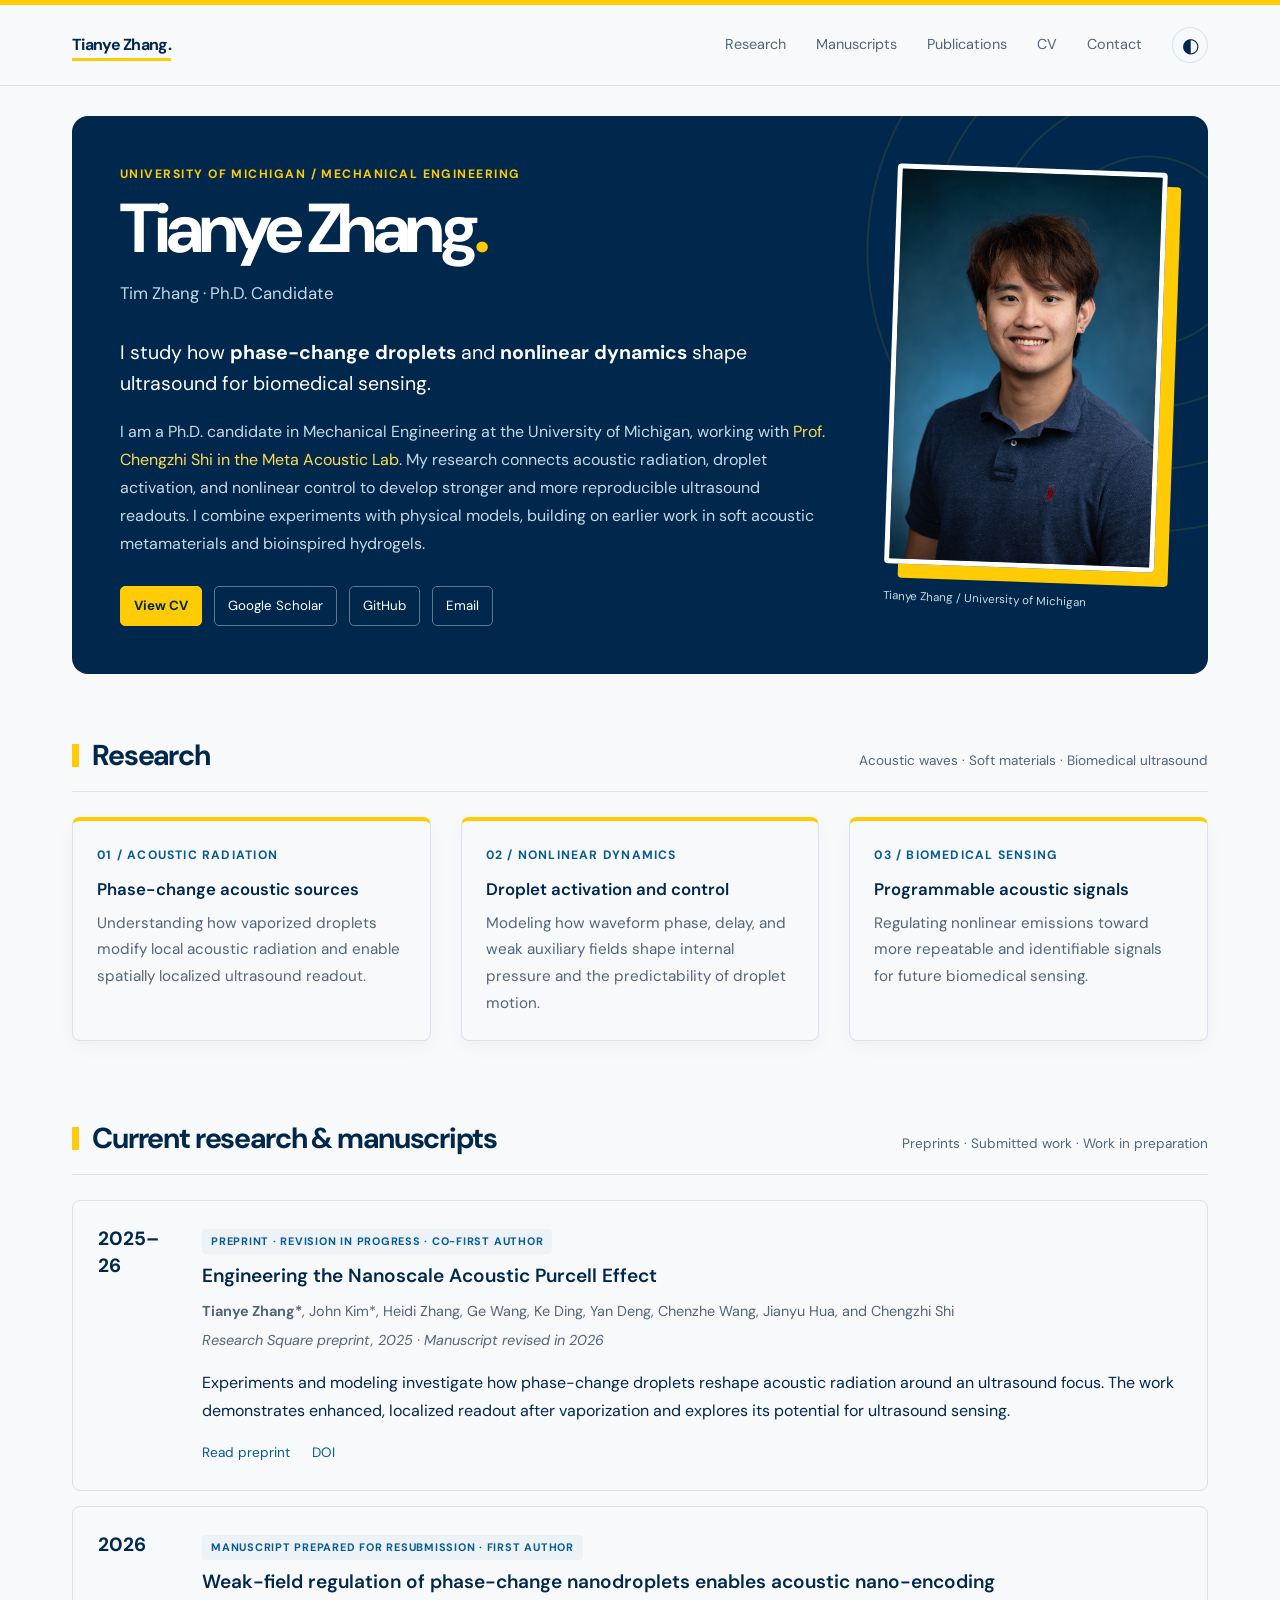
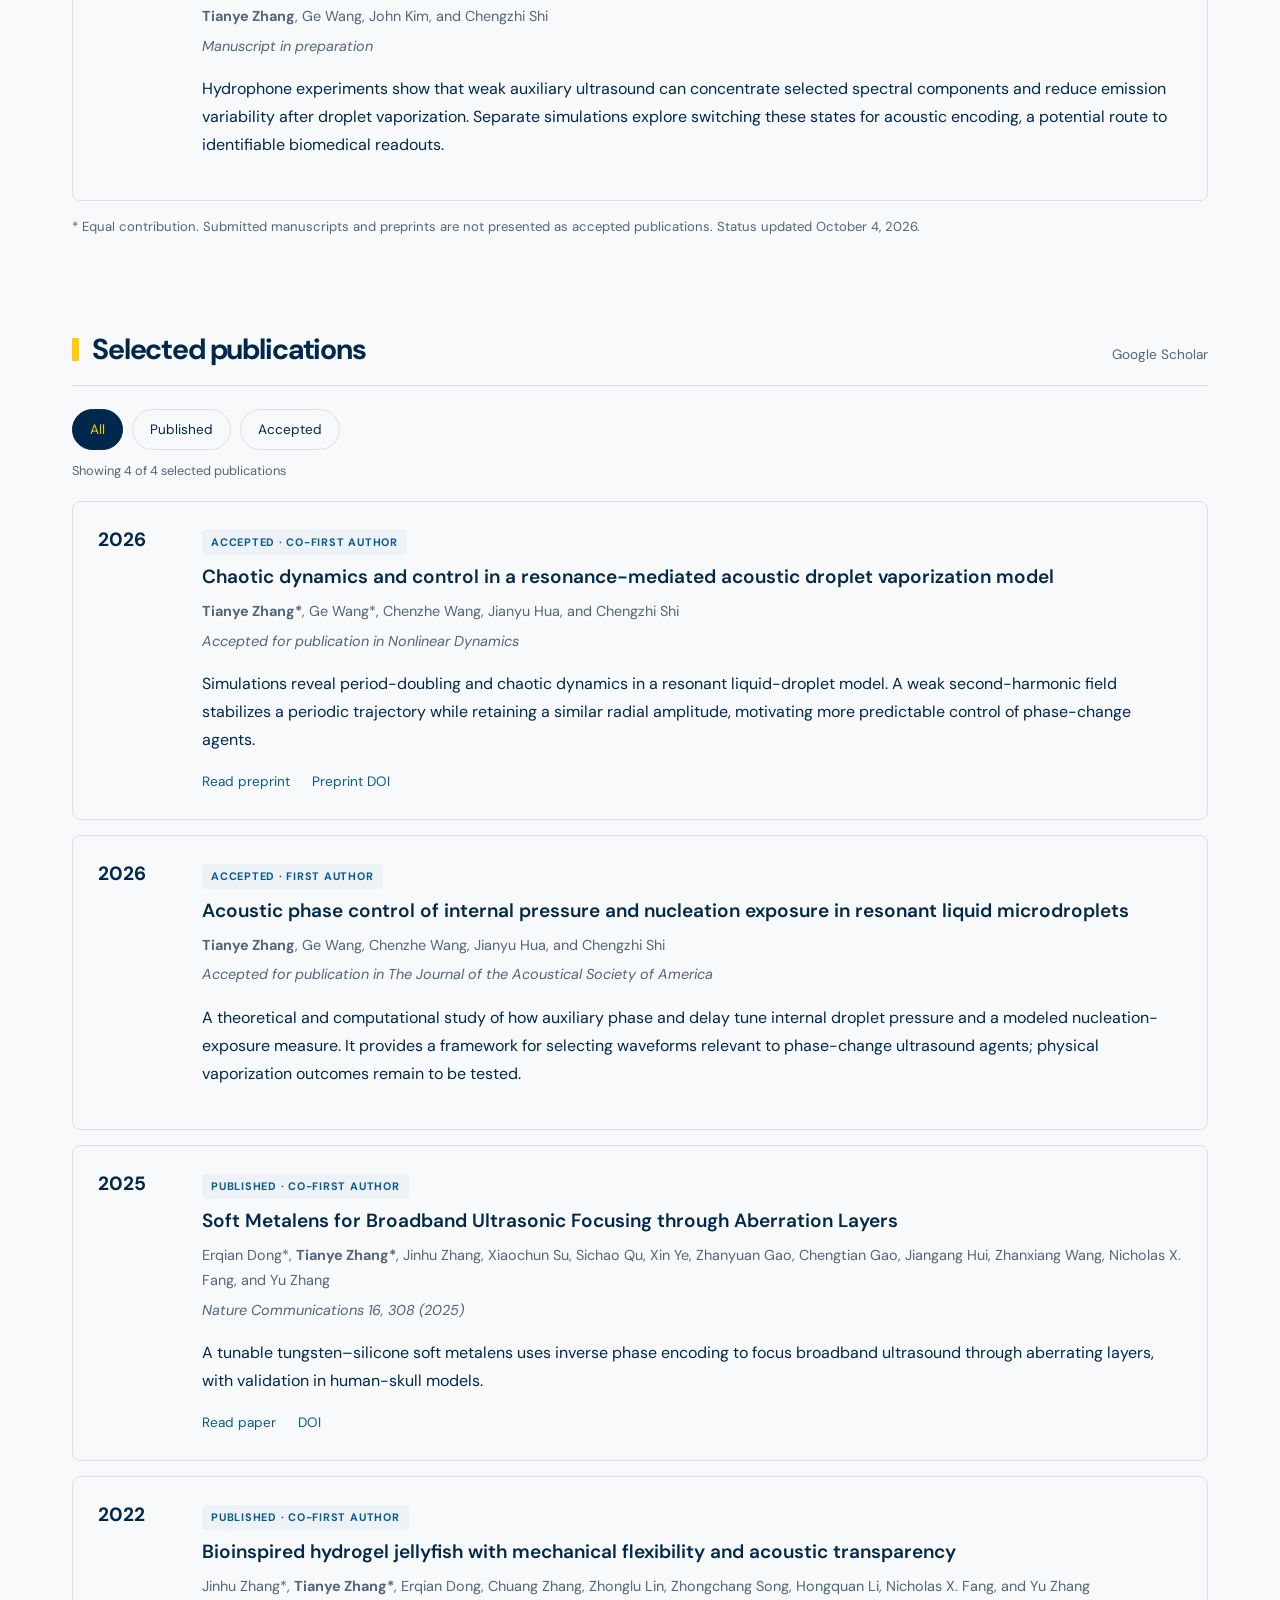
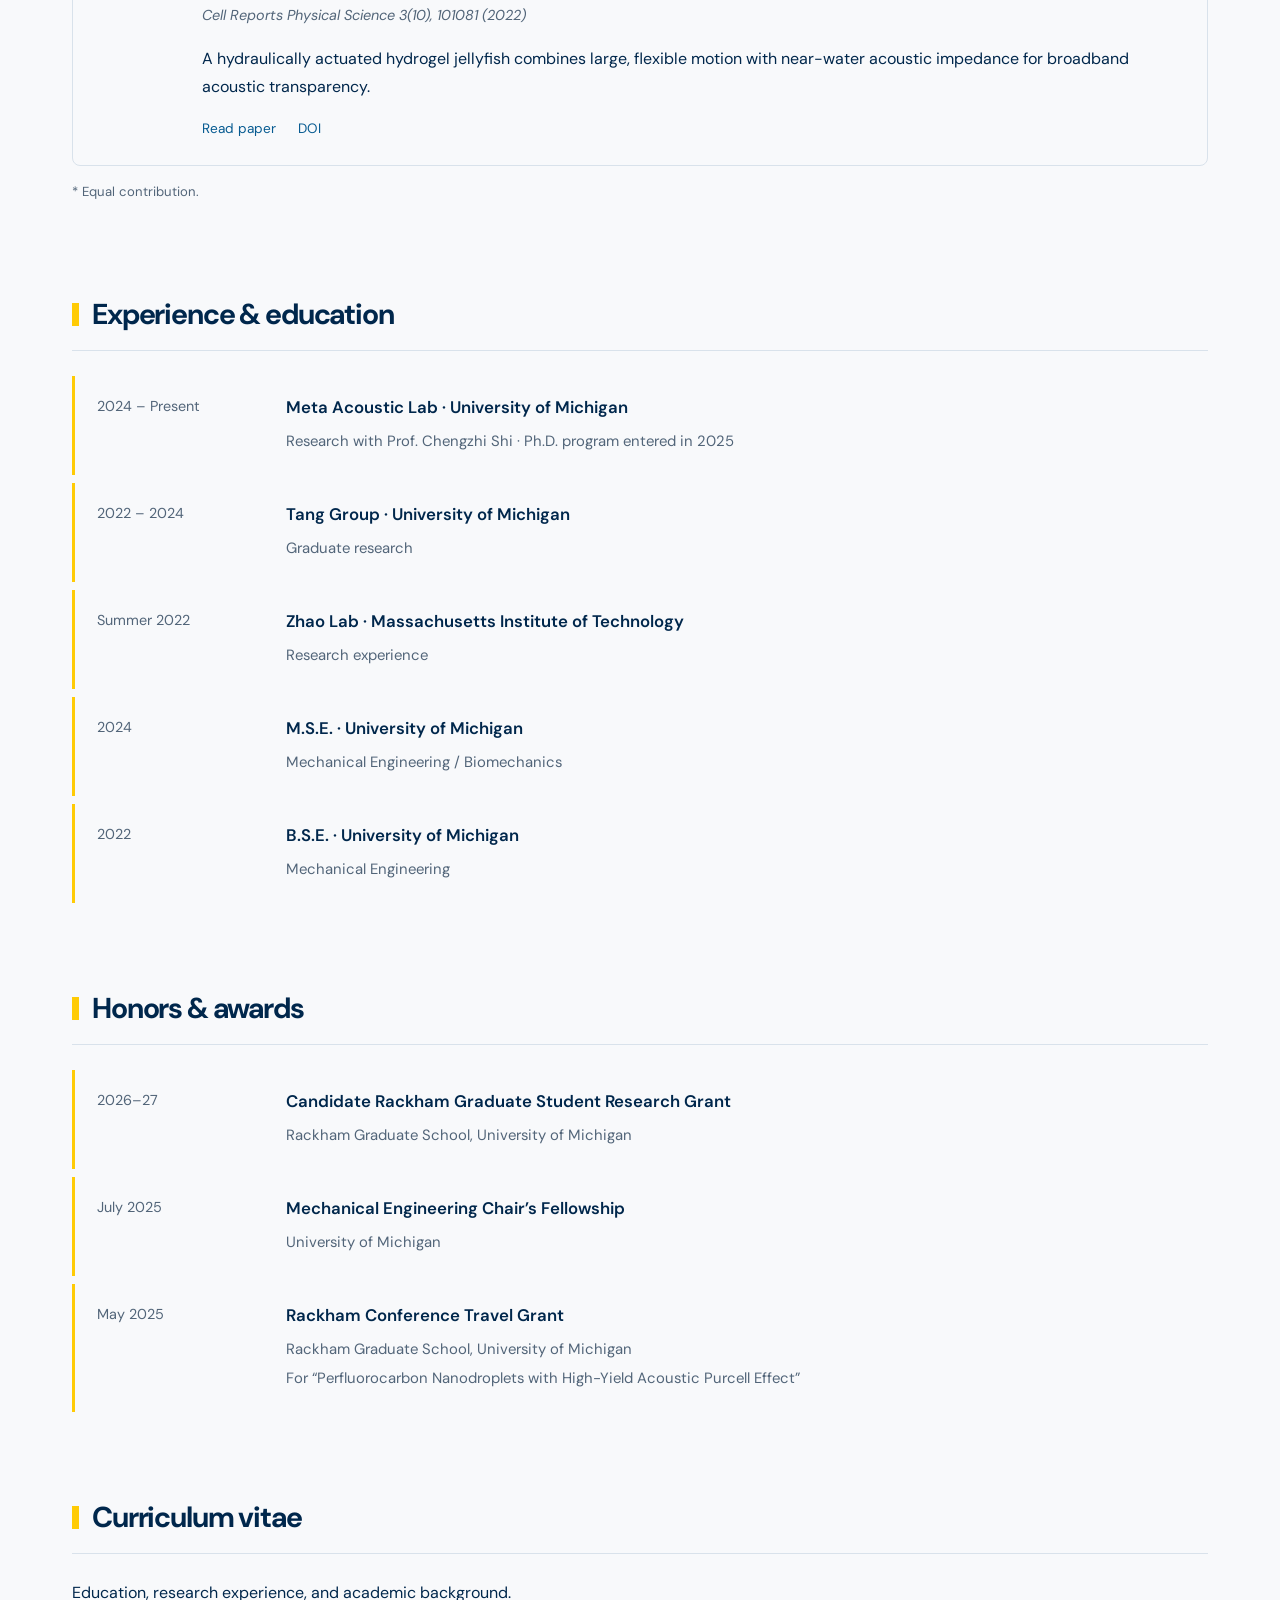
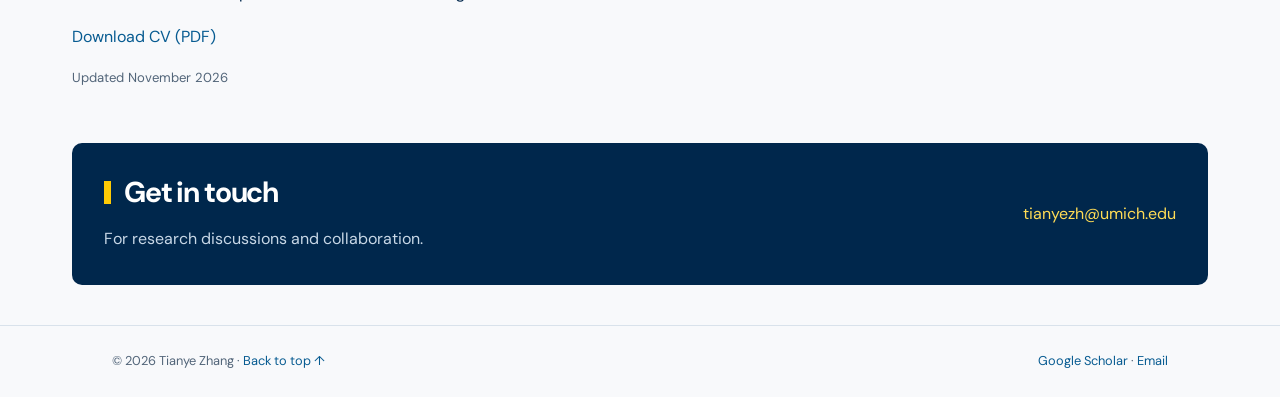
<file: index.html>
<!doctype html>
<html lang="en"><head><meta charset="utf-8"><meta name="viewport" content="width=device-width, initial-scale=1"><meta name="description" content="Tianye (Tim) Zhang — research in acoustic metamaterials, soft materials, and biomedical ultrasound at the University of Michigan."><title>Tianye Zhang · Acoustics & Ultrasound</title><link rel="icon" type="image/svg+xml" href="data:image/svg+xml,%3Csvg xmlns='http://www.w3.org/2000/svg' viewBox='0 0 64 64'%3E%3Crect width='64' height='64' rx='10' fill='%23172331'/%3E%3Ctext x='9' y='44' font-family='Georgia' font-size='34' fill='white'%3ETZ%3C/text%3E%3C/svg%3E"><link rel="stylesheet" href="style.css?v=20261117"><script src="main.js?v=20261117" defer></script></head>
<body><a class="skip" href="#main">Skip to content</a><header><nav class="nav" aria-label="Main navigation"><a class="brand" href="#about">Tianye Zhang.</a><a href="#research">Research</a><a href="#manuscripts">Manuscripts</a><a class="publications-nav" href="#publications">Publications</a><a href="#cv">CV</a><a class="contact-nav" href="#contact">Contact</a><button class="theme" type="button" aria-label="Switch to dark theme" aria-pressed="false">◐</button></nav><div class="scroll-progress" aria-hidden="true"></div></header>
<main id="main"><section class="intro" id="about"><div><p class="eyebrow">University of Michigan / Mechanical Engineering</p><h1>Tianye Zhang<span>.</span></h1><p class="role">Tim Zhang · Ph.D. Candidate</p><p class="lead">I study how <strong>phase-change droplets</strong> and <strong>nonlinear dynamics</strong> shape ultrasound for biomedical sensing.</p><p class="bio">I am a Ph.D. candidate in Mechanical Engineering at the University of Michigan, working with <a href="https://metaacousticlab.engin.umich.edu/members/" target="_blank" rel="noopener">Prof. Chengzhi Shi in the Meta Acoustic Lab</a>. My research connects acoustic radiation, droplet activation, and nonlinear control to develop stronger and more reproducible ultrasound readouts. I combine experiments with physical models, building on earlier work in soft acoustic metamaterials and bioinspired hydrogels.</p><div class="profile-links" aria-label="Academic profiles"><a href="#cv">View CV</a><a href="https://scholar.google.com/citations?user=XYFmxHcAAAAJ&amp;hl=en" target="_blank" rel="noopener">Google Scholar</a><a href="https://github.com/zhangty72" target="_blank" rel="noopener">GitHub</a><a href="mailto:tianyezh@umich.edu">Email</a></div></div><aside class="portrait" aria-label="Portrait of Tianye Zhang"><img class="profile-photo" src="tianye-zhang.jpg" alt="Tianye Zhang" width="1024" height="1536" fetchpriority="high"><p class="caption">Tianye Zhang / University of Michigan</p></aside></section>
<section class="section" id="research"><div class="section-head"><h2>Research</h2><span class="section-note">Acoustic waves · Soft materials · Biomedical ultrasound</span></div><div class="topics"><article class="topic"><div class="number">01 / ACOUSTIC RADIATION</div><h3>Phase-change acoustic sources</h3><p>Understanding how vaporized droplets modify local acoustic radiation and enable spatially localized ultrasound readout.</p></article><article class="topic"><div class="number">02 / NONLINEAR DYNAMICS</div><h3>Droplet activation and control</h3><p>Modeling how waveform phase, delay, and weak auxiliary fields shape internal pressure and the predictability of droplet motion.</p></article><article class="topic"><div class="number">03 / BIOMEDICAL SENSING</div><h3>Programmable acoustic signals</h3><p>Regulating nonlinear emissions toward more repeatable and identifiable signals for future biomedical sensing.</p></article></div></section>
<section class="section" id="manuscripts"><div class="section-head"><h2>Current research &amp; manuscripts</h2><span class="section-note">Preprints · Submitted work · Work in preparation</span></div>
<article class="paper"><div class="year">2025–26</div><div><span class="status">Preprint · Revision in progress · Co-first author</span><h3>Engineering the Nanoscale Acoustic Purcell Effect</h3><p class="authors"><strong>Tianye Zhang*</strong>, John Kim*, Heidi Zhang, Ge Wang, Ke Ding, Yan Deng, Chenzhe Wang, Jianyu Hua, and Chengzhi Shi</p><p class="venue">Research Square preprint, 2025 · Manuscript revised in 2026</p><p>Experiments and modeling investigate how phase-change droplets reshape acoustic radiation around an ultrasound focus. The work demonstrates enhanced, localized readout after vaporization and explores its potential for ultrasound sensing.</p><div class="paper-links"><a href="https://www.researchsquare.com/article/rs-7958211/v1" target="_blank" rel="noopener">Read preprint</a><a href="https://doi.org/10.21203/rs.3.rs-7958211/v1" target="_blank" rel="noopener">DOI</a></div></div></article>
<article class="paper"><div class="year">2026</div><div><span class="status">Manuscript prepared for resubmission · First author</span><h3>Weak-field regulation of phase-change nanodroplets enables acoustic nano-encoding</h3><p class="authors"><strong>Tianye Zhang</strong>, Ge Wang, John Kim, and Chengzhi Shi</p><p class="venue">Manuscript in preparation</p><p>Hydrophone experiments show that weak auxiliary ultrasound can concentrate selected spectral components and reduce emission variability after droplet vaporization. Separate simulations explore switching these states for acoustic encoding, a potential route to identifiable biomedical readouts.</p></div></article><p class="cv-note">* Equal contribution. Submitted manuscripts and preprints are not presented as accepted publications. Status updated October 4, 2026.</p></section>
<section class="section" id="publications"><div class="section-head"><h2>Selected publications</h2><a class="section-note" href="https://scholar.google.com/citations?user=XYFmxHcAAAAJ&amp;hl=en" target="_blank" rel="noopener">Google Scholar</a></div><div class="filters" role="group" aria-label="Filter selected publications" hidden><button type="button" data-filter="all" aria-pressed="true">All</button><button type="button" data-filter="published" aria-pressed="false">Published</button><button type="button" data-filter="accepted" aria-pressed="false">Accepted</button></div><p class="filter-count" aria-live="polite" hidden></p><div id="paper-list">
<article class="paper"><div class="year">2026</div><div><span class="status">Accepted · Co-first author</span><h3>Chaotic dynamics and control in a resonance-mediated acoustic droplet vaporization model</h3><p class="authors"><strong>Tianye Zhang*</strong>, Ge Wang*, Chenzhe Wang, Jianyu Hua, and Chengzhi Shi</p><p class="venue">Accepted for publication in Nonlinear Dynamics</p><p>Simulations reveal period-doubling and chaotic dynamics in a resonant liquid-droplet model. A weak second-harmonic field stabilizes a periodic trajectory while retaining a similar radial amplitude, motivating more predictable control of phase-change agents.</p><div class="paper-links"><a href="https://www.researchsquare.com/article/rs-11066526/v1" target="_blank" rel="noopener">Read preprint</a><a href="https://doi.org/10.21203/rs.3.rs-11066526/v1" target="_blank" rel="noopener">Preprint DOI</a></div></div></article>
<article class="paper"><div class="year">2026</div><div><span class="status">Accepted · First author</span><h3>Acoustic phase control of internal pressure and nucleation exposure in resonant liquid microdroplets</h3><p class="authors"><strong>Tianye Zhang</strong>, Ge Wang, Chenzhe Wang, Jianyu Hua, and Chengzhi Shi</p><p class="venue">Accepted for publication in The Journal of the Acoustical Society of America</p><p>A theoretical and computational study of how auxiliary phase and delay tune internal droplet pressure and a modeled nucleation-exposure measure. It provides a framework for selecting waveforms relevant to phase-change ultrasound agents; physical vaporization outcomes remain to be tested.</p></div></article>
<article class="paper"><div class="year">2025</div><div><span class="status">Published · Co-first author</span><h3><a href="https://doi.org/10.1038/s41467-024-55022-2" target="_blank" rel="noopener">Soft Metalens for Broadband Ultrasonic Focusing through Aberration Layers</a></h3><p class="authors">Erqian Dong*, <strong>Tianye Zhang*</strong>, Jinhu Zhang, Xiaochun Su, Sichao Qu, Xin Ye, Zhanyuan Gao, Chengtian Gao, Jiangang Hui, Zhanxiang Wang, Nicholas X. Fang, and Yu Zhang</p><p class="venue">Nature Communications 16, 308 (2025)</p><p>A tunable tungsten–silicone soft metalens uses inverse phase encoding to focus broadband ultrasound through aberrating layers, with validation in human-skull models.</p><div class="paper-links"><a href="https://www.nature.com/articles/s41467-024-55022-2" target="_blank" rel="noopener">Read paper</a><a href="https://doi.org/10.1038/s41467-024-55022-2" target="_blank" rel="noopener">DOI</a></div></div></article><article class="paper"><div class="year">2022</div><div><span class="status">Published · Co-first author</span><h3><a href="https://doi.org/10.1016/j.xcrp.2022.101081" target="_blank" rel="noopener">Bioinspired hydrogel jellyfish with mechanical flexibility and acoustic transparency</a></h3><p class="authors">Jinhu Zhang*, <strong>Tianye Zhang*</strong>, Erqian Dong, Chuang Zhang, Zhonglu Lin, Zhongchang Song, Hongquan Li, Nicholas X. Fang, and Yu Zhang</p><p class="venue">Cell Reports Physical Science 3(10), 101081 (2022)</p><p>A hydraulically actuated hydrogel jellyfish combines large, flexible motion with near-water acoustic impedance for broadband acoustic transparency.</p><div class="paper-links"><a href="https://www.sciencedirect.com/science/article/pii/S2666386422003757" target="_blank" rel="noopener">Read paper</a><a href="https://doi.org/10.1016/j.xcrp.2022.101081" target="_blank" rel="noopener">DOI</a></div></div></article><p class="cv-note">* Equal contribution.</p>
</div></section>
<section class="section" id="experience"><div class="section-head"><h2>Experience &amp; education</h2></div><div class="timeline-row"><time>2024 – Present</time><div><h3>Meta Acoustic Lab · University of Michigan</h3><p>Research with Prof. Chengzhi Shi · Ph.D. program entered in 2025</p></div></div><div class="timeline-row"><time>2022 – 2024</time><div><h3>Tang Group · University of Michigan</h3><p>Graduate research</p></div></div><div class="timeline-row"><time>Summer 2022</time><div><h3>Zhao Lab · Massachusetts Institute of Technology</h3><p>Research experience</p></div></div><div class="timeline-row"><time>2024</time><div><h3>M.S.E. · University of Michigan</h3><p>Mechanical Engineering / Biomechanics</p></div></div><div class="timeline-row"><time>2022</time><div><h3>B.S.E. · University of Michigan</h3><p>Mechanical Engineering</p></div></div></section>
<section class="section" id="honors"><div class="section-head"><h2>Honors &amp; awards</h2></div><div class="timeline-row"><time>2026–27</time><div><h3>Candidate Rackham Graduate Student Research Grant</h3><p>Rackham Graduate School, University of Michigan</p></div></div><div class="timeline-row"><time datetime="2025-07">July 2025</time><div><h3>Mechanical Engineering Chair’s Fellowship</h3><p>University of Michigan</p></div></div><div class="timeline-row"><time datetime="2025-05">May 2025</time><div><h3>Rackham Conference Travel Grant</h3><p>Rackham Graduate School, University of Michigan</p><p>For “Perfluorocarbon Nanodroplets with High-Yield Acoustic Purcell Effect”</p></div></div></section>
<section class="section" id="cv"><div class="section-head"><h2>Curriculum vitae</h2></div><p>Education, research experience, and academic background.</p><p><a href="Tianye_Zhang_CV.pdf" target="_blank" rel="noopener">Download CV (PDF)</a></p><p class="cv-note">Updated November 2026</p></section>
<section class="section contact" id="contact"><div><h2>Get in touch</h2><p>For research discussions and collaboration.</p></div><a href="mailto:tianyezh@umich.edu">tianyezh@umich.edu</a></section></main><footer><div><span>© 2026 Tianye Zhang · <a href="#about">Back to top ↑</a></span><span><a href="https://scholar.google.com/citations?user=XYFmxHcAAAAJ&amp;hl=en" target="_blank" rel="noopener">Google Scholar</a> · <a href="mailto:tianyezh@umich.edu">Email</a></span></div></footer></body></html>
</file>
<file: style.css>
@import url('https://fonts.googleapis.com/css2?family=DM+Sans:wght@400;500;600;700&family=Libre+Caslon+Display&display=swap');
:root{--bg:#fff;--ink:#172331;--muted:#66717c;--accent:#236086;--line:#e0e7ec;--soft:#f1f6fa;--serif:'Libre Caslon Display',Georgia,serif}*{box-sizing:border-box}html{scroll-behavior:smooth;scroll-padding-top:95px}body{margin:0;background:var(--bg);color:var(--ink);font-family:'DM Sans',Arial,sans-serif;font-size:16px;line-height:1.75}a{color:var(--accent);text-decoration:none}a:hover{text-decoration:underline;text-underline-offset:5px}a:focus-visible,button:focus-visible{outline:3px solid #54a3d2;outline-offset:5px}header{border-bottom:1px solid var(--line);background:var(--bg);position:sticky;top:0;z-index:10}.nav{max-width:1120px;margin:auto;padding:22px 32px;display:flex;align-items:center;gap:30px}.brand{font-weight:700;letter-spacing:-.5px;color:var(--ink);margin-right:auto}.nav a:not(.brand){font-size:.9rem;color:var(--muted)}.theme{border:1px solid var(--line);background:none;border-radius:50%;width:36px;height:36px;color:var(--ink);cursor:pointer;font-size:20px}main{max-width:1120px;margin:auto;padding:0 32px}.intro{display:grid;grid-template-columns:1fr 216px;gap:72px;padding:76px 0 65px}.eyebrow{font-size:.76rem;font-weight:700;letter-spacing:.12em;color:var(--accent);text-transform:uppercase;margin:0 0 8px}h1{font-family:var(--serif);font-weight:400;font-size:clamp(3.5rem,7vw,5.5rem);letter-spacing:-.04em;line-height:1.04;margin:0 0 14px}h1 span{color:var(--accent)}.role{color:var(--muted);margin:0 0 28px;font-size:1.05rem}.lead{font-size:1.3rem;line-height:1.6;max-width:690px}.bio{max-width:710px;color:var(--muted)}.profile-links{display:flex;flex-wrap:wrap;gap:26px;margin-top:28px;font-size:.94rem}.portrait{padding-top:45px}.profile-photo{display:block;width:100%;height:auto;border-radius:4px}.caption{font-size:.8rem;color:var(--muted);margin-top:10px}.section{padding:45px 0 50px;border-top:1px solid var(--line)}.section-head{display:flex;align-items:baseline;justify-content:space-between;gap:24px;margin-bottom:25px}h2{font-family:var(--serif);font-size:2.25rem;font-weight:400;line-height:1.2;margin:0}h3{font-size:1.05rem;font-weight:600;line-height:1.55;margin:0 0 8px}.section-note{color:var(--muted);font-size:.85rem}.topics{display:grid;grid-template-columns:repeat(3,1fr);gap:30px}.topic{border-top:2px solid var(--accent);padding-top:17px}.topic p{margin:8px 0 0;color:var(--muted);font-size:.95rem}.number{font-size:.76rem;color:var(--accent);letter-spacing:.1em;margin-bottom:10px}.paper{display:grid;grid-template-columns:85px 1fr;gap:24px;padding:26px 0;border-bottom:1px solid var(--line)}.paper:first-of-type{padding-top:0}.paper:last-child{border-bottom:0;padding-bottom:0}.year{font-family:var(--serif);font-size:1.6rem;line-height:1.4}.status{display:inline-block;font-size:.71rem;letter-spacing:.07em;text-transform:uppercase;color:var(--accent);margin-bottom:8px}.paper h3{font-size:1.19rem;line-height:1.5}.paper h3 a{color:var(--ink)}.authors,.venue{font-size:.9rem;color:var(--muted);margin:4px 0}.venue{font-style:italic}.paper-links{display:flex;gap:22px;font-size:.85rem;margin-top:9px}.timeline-row{display:grid;grid-template-columns:165px 1fr;gap:24px;padding:18px 0}.timeline-row time{color:var(--muted);font-size:.9rem}.timeline-row p{margin:3px 0;color:var(--muted);font-size:.93rem}.contact{display:flex;justify-content:space-between;align-items:center;gap:30px}.contact p{color:var(--muted);margin-bottom:0}footer{border-top:1px solid var(--line);padding:24px 32px;color:var(--muted);font-size:.8rem}footer>div{max-width:1056px;margin:auto;display:flex;justify-content:space-between;gap:20px}.skip{position:absolute;left:-999px}.skip:focus{left:20px;background:var(--bg);padding:10px;z-index:20}.cv-note{font-size:.82rem;color:var(--muted)}body.dark{--bg:#101923;--ink:#edf2f6;--muted:#a8b5c1;--accent:#85bddc;--line:#2c3947;--soft:#1b2a38}@media(max-width:760px){.nav{padding:17px 20px;gap:18px}.nav a:not(.brand){font-size:.8rem}.brand{font-size:.95rem}.theme{width:30px;height:30px;flex-shrink:0}main{padding:0 22px}.intro{grid-template-columns:1fr;gap:0;padding:45px 0}.portrait{display:block;grid-row:1;padding-top:0;width:160px;margin:0 0 28px}.portrait .caption{display:none}.lead{font-size:1.14rem}.topics{grid-template-columns:1fr;gap:28px}.section{padding:34px 0}.section-head{display:block}.section-note{display:block;margin-top:10px}.paper{grid-template-columns:1fr;gap:4px;padding:23px 0}.year{font-size:1.25rem}.timeline-row{grid-template-columns:1fr;gap:3px}.contact{display:block}.contact>a{display:inline-block;margin-top:20px}.profile-links{gap:22px}.nav .contact-nav{display:none}footer{padding:24px 22px}footer>div{flex-direction:column;gap:5px}h2{font-size:2rem}}@media(prefers-reduced-motion:reduce){html{scroll-behavior:auto}}

@media(max-width:600px){.nav .publications-nav{display:none}.nav{gap:14px}.nav a:not(.brand){font-size:.8rem}.brand{font-size:.9rem}}


/* Michigan-inspired field notebook: maize, navy, and acoustic wave contours. */
:root{--bg:#f8f9fb;--ink:#00274c;--accent:#075b91;--muted:#526579;--line:#d9e2eb;--soft:#edf2f7;--maize:#ffcb05}body{font-family:'DM Sans',Arial,sans-serif}header{border-top:5px solid var(--maize)}.brand{letter-spacing:-.7px}main{max-width:1200px}.nav{max-width:1200px}.intro{position:relative;isolation:isolate;overflow:hidden;margin:30px 0 24px;padding:48px;border-radius:16px;background:#00274c;color:#fff;grid-template-columns:minmax(0,1fr) 270px;gap:46px;align-items:center}.intro:before{content:"";position:absolute;z-index:-1;width:620px;height:620px;right:-250px;top:-175px;border-radius:50%;background:repeating-radial-gradient(circle,transparent 0 31px,rgba(255,203,5,.10) 32px 33px,transparent 34px 62px);pointer-events:none}.intro .eyebrow,.intro h1 span{color:#ffcb05}.intro h1{font-family:'DM Sans',Arial,sans-serif;font-weight:700;font-size:clamp(3rem,5.4vw,4.7rem);letter-spacing:-.065em}.intro .role,.intro .bio,.intro .caption{color:#c8d8e7}.intro .bio a{color:#ffdc55}.intro .lead{font-size:1.22rem}.intro .portrait{padding:0;align-self:center;transform:rotate(2deg)}.profile-photo{border:5px solid #fff;box-shadow:14px 14px 0 #ffcb05;border-radius:4px}.intro .caption{font-size:.72rem;margin-top:23px}.intro .profile-links{gap:12px}.intro .profile-links a{padding:7px 13px;border:1px solid #61788e;border-radius:5px;color:#fff;font-size:.83rem}.intro .profile-links a:first-child{background:#ffcb05;color:#00274c;border-color:#ffcb05;font-weight:700}.section{border-top:0;padding:40px 0}.section-head{border-bottom:1px solid var(--line);padding-bottom:18px}h2{font-family:'DM Sans',Arial,sans-serif;font-weight:700;font-size:1.8rem;letter-spacing:-.04em}h2:before{content:"";display:inline-block;width:7px;height:23px;background:#ffcb05;margin-right:13px;vertical-align:-2px}.topic{background:var(--bg);border:1px solid var(--line);border-top:4px solid #ffcb05;border-radius:8px;padding:24px;box-shadow:0 6px 18px rgba(0,39,76,.035)}.number{font-weight:700}.paper{background:var(--bg);border:1px solid var(--line);border-radius:8px;padding:25px!important;margin:0 0 15px;grid-template-columns:80px minmax(0,1fr)}.paper:last-child{border:1px solid var(--line)}.year{font-family:'DM Sans',Arial,sans-serif;font-weight:700;font-size:1.2rem}.status{font-size:.68rem;font-weight:700;padding:3px 9px;background:var(--soft);border-radius:4px}.timeline-row{border-left:3px solid #ffcb05;padding-left:22px;margin:8px 0}.contact{background:#00274c;color:#fff;padding:32px;border-radius:10px;margin-bottom:40px}.contact p{color:#c8d8e7}.contact>a{color:#ffdc55}.filters{display:flex;gap:9px;flex-wrap:wrap;margin:-2px 0 20px}.filters button{font:inherit;font-size:.85rem;border:1px solid var(--line);padding:8px 17px;border-radius:99px;background:var(--bg);color:var(--ink);cursor:pointer}.filters button[aria-pressed=true]{background:#00274c;border-color:#00274c;color:#ffcb05}.filter-count{font-size:.8rem;color:var(--muted);margin:-10px 0 18px}.paper[hidden]{display:none}.back-top{display:inline-block;margin-top:16px;font-size:.85rem}.nav a[aria-current=true]{color:var(--ink);text-decoration:underline;text-decoration-color:#ffcb05;text-decoration-thickness:3px;text-underline-offset:8px}.scroll-progress{position:absolute;left:0;bottom:-2px;height:3px;background:#ffcb05;width:0;pointer-events:none}body.dark{--bg:#071b2c;--ink:#edf4fa;--muted:#a9bdcf;--accent:#8dc9ed;--line:#294258;--soft:#152f45}body.dark .intro,body.dark .contact{background:#00274c}body.dark .filters button[aria-pressed=true]{background:#ffcb05;color:#00274c;border-color:#ffcb05}@media(max-width:900px){.intro{padding:32px;gap:30px;grid-template-columns:minmax(0,1fr) 220px}.topics{gap:16px}.topic{padding:19px}}@media(max-width:760px){.intro{grid-template-columns:1fr;padding:28px;margin-top:20px;gap:20px}.intro .portrait{grid-row:1;width:150px;margin:0 0 12px;transform:none;justify-self:start}.intro .caption{display:none}.intro h1{font-size:3rem}.intro .eyebrow{font-size:.65rem}.intro .lead{font-size:1.1rem}.profile-photo{box-shadow:9px 9px 0 #ffcb05}.intro .profile-links{gap:8px}.paper{grid-template-columns:1fr;padding:20px!important}.contact{padding:25px}.nav{gap:14px}.nav a:not(.brand){font-size:.76rem}.brand{font-size:.87rem}.section{padding:28px 0}.section-head{margin-bottom:20px}main{padding:0 18px}}@media(max-width:380px){.nav{gap:10px;padding-left:14px;padding-right:14px}.intro{padding:23px}.intro h1{font-size:2.65rem}}
</file>
